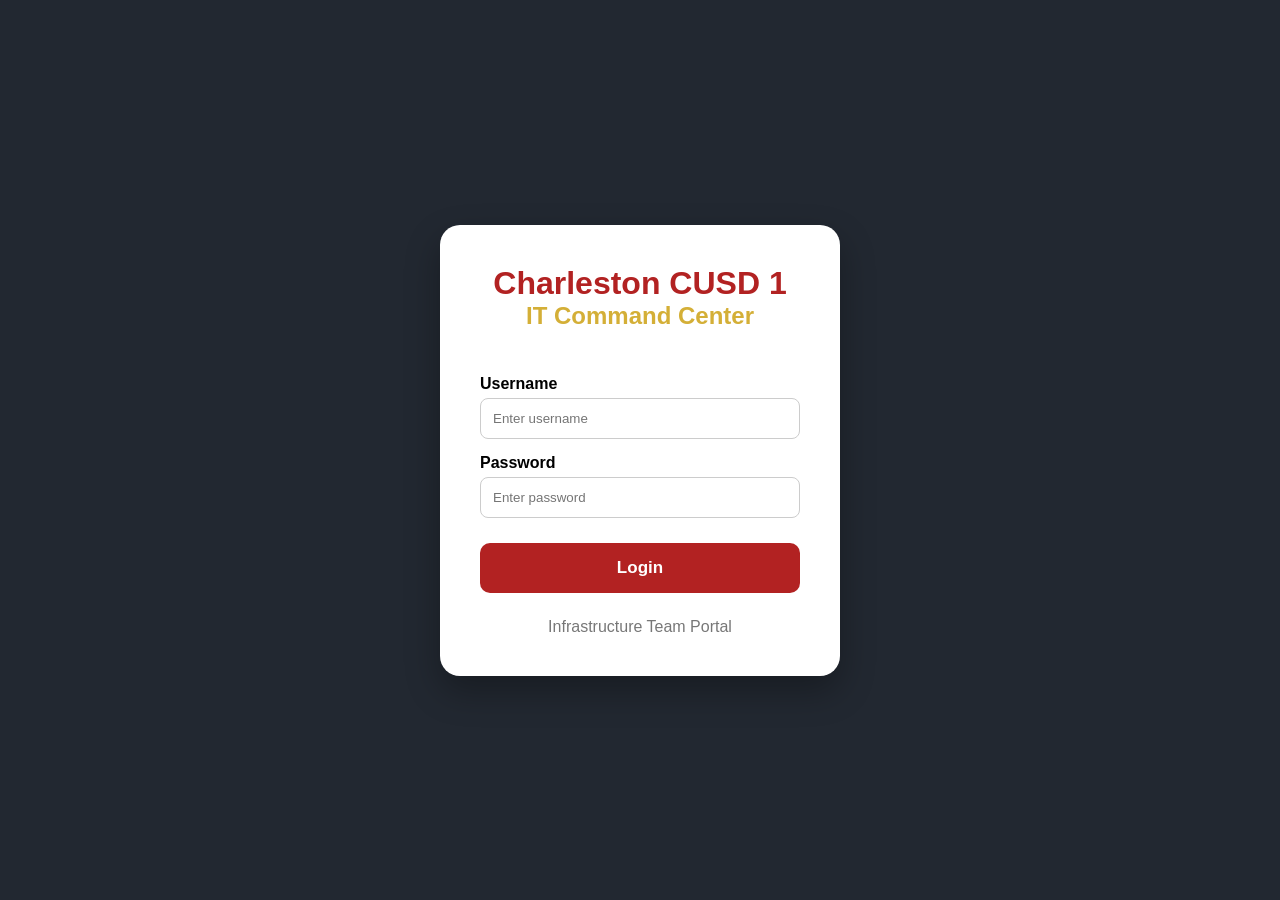
<file: index.html>
<!DOCTYPE html>
<html lang="en">

<head>

<meta charset="UTF-8">

<title>Login - Charleston CUSD 1 IT Command Center</title>

<link rel="stylesheet" href="style.css">

</head>


<body class="login-body">


<div class="login-box">


    <h1>Charleston CUSD 1</h1>

    <h2>IT Command Center</h2>


    <div class="login-form">


        <label>
            Username
        </label>

        <input type="text" placeholder="Enter username">



        <label>
            Password
        </label>

        <input type="password" placeholder="Enter password">



        <a href="dashboard.html">

            <button>
                Login
            </button>

        </a>


    </div>


    <p class="login-footer">
        Infrastructure Team Portal
    </p>


</div>


</body>

</html>
</file>
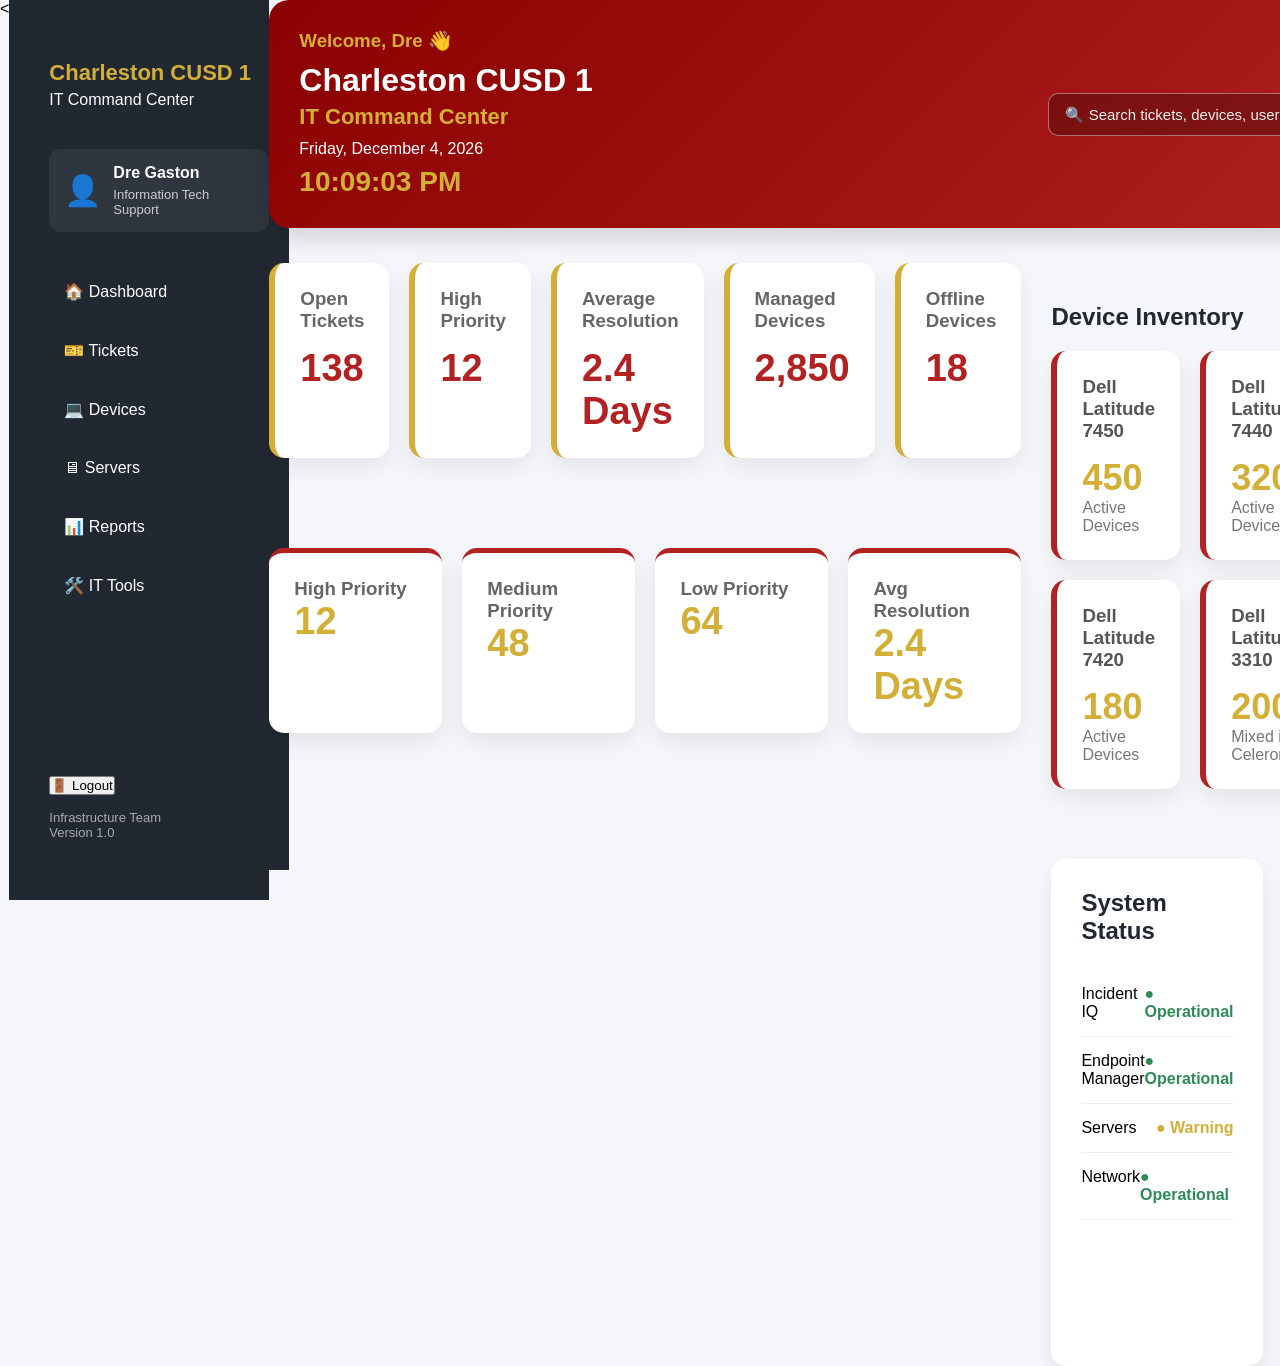
<file: dashboard.html>
<<!DOCTYPE html>
<html lang="en">

<head>
    <meta charset="UTF-8">
    <meta name="viewport" content="width=device-width, initial-scale=1.0">
    <title>Charleston CUSD 1 IT Command Center</title>

    <link rel="stylesheet" href="style.css">
</head>

<body>

<div class="sidebar">
<div class="sidebar">

    <div class="brand">

        <h2>Charleston CUSD 1</h2>

        <p>IT Command Center</p>

    </div>
<div class="user-profile">

    <div class="user-icon">
        👤
    </div>

    <div>
        <h3>Dre Gaston</h3>
        <p>Information Tech Support</p>
    </div>

</div>

    
<nav>

    <a href="dashboard.html">
        🏠 Dashboard
    </a>

    <a href="tickets.html">
        🎫 Tickets
    </a>

    <a href="devices.html">
        💻 Devices
    </a>

    <a href="servers.html">
        🖥 Servers
    </a>

    <a href="reports.html">
        📊 Reports
    </a>
  <a href="it-tools.html">
    🛠️ IT Tools
</a>

</a>

    </a>


</nav>
       

    


  <div class="sidebar-footer">

    <button class="logout-btn" onclick="logout()">

        🚪 Logout

    </button>


    <br><br>

    Infrastructure Team

    <br>

    Version 1.0

</div>


</div>
    
</div>

<div class="main">

<header class="top-header">

    <div class="header-left">

        <h3>Welcome, Dre 👋</h3>

        <h1>Charleston CUSD 1</h1>
        <h2>IT Command Center</h2>

        <p id="currentDate"></p>

        <h2 id="liveClock"></h2>

    </div>


    <div class="header-right">

        <input 
            type="text" 
            class="search-box" 
            placeholder="🔍 Search tickets, devices, users..."
        >


        <button class="notify-btn">

            🔔 3

        </button>


    </div>


</header>
        

    </header>

   <div class="dashboard-layout">

    <div class="left-column">


        <div class="cards">

            <div class="card">
                <h3>Open Tickets</h3>
                <h1>138</h1>
            </div>

            <div class="card">
                <h3>High Priority</h3>
                <h1>12</h1>
            </div>

            <div class="card">
                <h3>Average Resolution</h3>
                <h1>2.4 Days</h1>
            </div>

            <div class="card">
                <h3>Managed Devices</h3>
                <h1>2,850</h1>
            </div>

            <div class="card">
                <h3>Offline Devices</h3>
                <h1>18</h1>
            </div>

        </div>



        <section class="analytics">

            <h2></h2>

            <div class="analytics-grid">

                <div class="analytics-card">
                    <h3>High Priority</h3>
                    <h1>12</h1>
                </div>

                <div class="analytics-card">
                    <h3>Medium Priority</h3>
                    <h1>48</h1>
                </div>

                <div class="analytics-card">
                    <h3>Low Priority</h3>
                    <h1>64</h1>
                </div>

                <div class="analytics-card">
                    <h3>Avg Resolution</h3>
                    <h1>2.4 Days</h1>
                </div>

            </div>

        </section>


    </div>



    <div class="right-column">


        <section class="devices side-panel">

            <h2>Device Inventory</h2>

            <div class="device-grid">

                <div class="device-card">
                    <h3>Dell Latitude 7450</h3>
                    <h1>450</h1>
                    <p>Active Devices</p>
                </div>

                <div class="device-card">
                    <h3>Dell Latitude 7440</h3>
                    <h1>320</h1>
                    <p>Active Devices</p>
                </div>

                <div class="device-card">
                    <h3>Dell Latitude 7430</h3>
                    <h1>250</h1>
                    <p>Active Devices</p>
                </div>

                <div class="device-card">
                    <h3>Dell Latitude 7420</h3>
                    <h1>180</h1>
                    <p>Active Devices</p>
                </div>

                <div class="device-card">
                    <h3>Dell Latitude 3310</h3>
                    <h1>200</h1>
                    <p>Mixed i3 / Celeron</p>
                </div>

                <div class="device-card">
                    <h3>Dell Latitude 3140</h3>
                    <h1>60</h1>
                    <p>Active Devices</p>
                </div>

            </div>

        </section>



        <section class="operations">

            <div class="status-panel">

                <h2>System Status</h2>

                <div class="status-item">
                    <span>Incident IQ</span>
                    <strong class="online">● Operational</strong>
                </div>

                <div class="status-item">
                    <span>Endpoint Manager</span>
                    <strong class="online">● Operational</strong>
                </div>

                <div class="status-item">
                    <span>Servers</span>
                    <strong class="warning">● Warning</strong>
                </div>

                <div class="status-item">
                    <span>Network</span>
                    <strong class="online">● Operational</strong>
                </div>

            </div>


            <div class="activity-panel">

                <h2>Recent Activity</h2>

                <div class="activity">
                    <span>💻</span>
                    <p>
                    Dell Latitude Repair Completed - Library
                    <br>
                    <small>10 minutes ago</small>
                    </p>
                </div>

                <div class="activity">
                    <span>🔑</span>
                    <p>
                    Password reset completed
                    <br>
                    <small>25 minutes ago</small>
                    </p>
                </div>

                <div class="activity">
                    <span>🌐</span>
                    <p>
                    Network switch updated
                    <br>
                    <small>1 hour ago</small>
                    </p>
                </div>

            </div>

        </section>


    </div>

</div>


    </div>

</section>

    </div>


</section>

    </div>


</section>

</div>
 
        

</div>

<script>

function updateClock(){

    const now = new Date();


    document.getElementById("currentDate").innerHTML =

        now.toLocaleDateString("en-US", {

            weekday:"long",

            year:"numeric",

            month:"long",

            day:"numeric"

        });



    document.getElementById("liveClock").innerHTML =

        now.toLocaleTimeString("en-US", {

            hour:"numeric",

            minute:"2-digit",

            second:"2-digit"

        });

}


updateClock();


setInterval(updateClock,1000);


</script>

</body>
<!-- Your existing dashboard sections above -->


<section class="quick-actions">

<h2>Quick Actions</h2>

<div class="action-grid">

    <div class="action-card">
        <h3>🔑 Password Reset</h3>
        <p>Quick user account assistance</p>
        <button>Open</button>
    </div>


    <div class="action-card">
        <h3>💻 Deploy Software</h3>
        <p>Push applications to devices</p>
        <button>Open</button>
    </div>


    <div class="action-card">
        <h3>🎫 Create Ticket</h3>
        <p>Submit IT support request</p>
        <button>Open</button>
    </div>

<div class="action-card">
    <h3>🖥 Remote Support</h3>
    <p>Connect to user device</p>
    <button>Open</button>
</div>


</body>
</html>
</file>
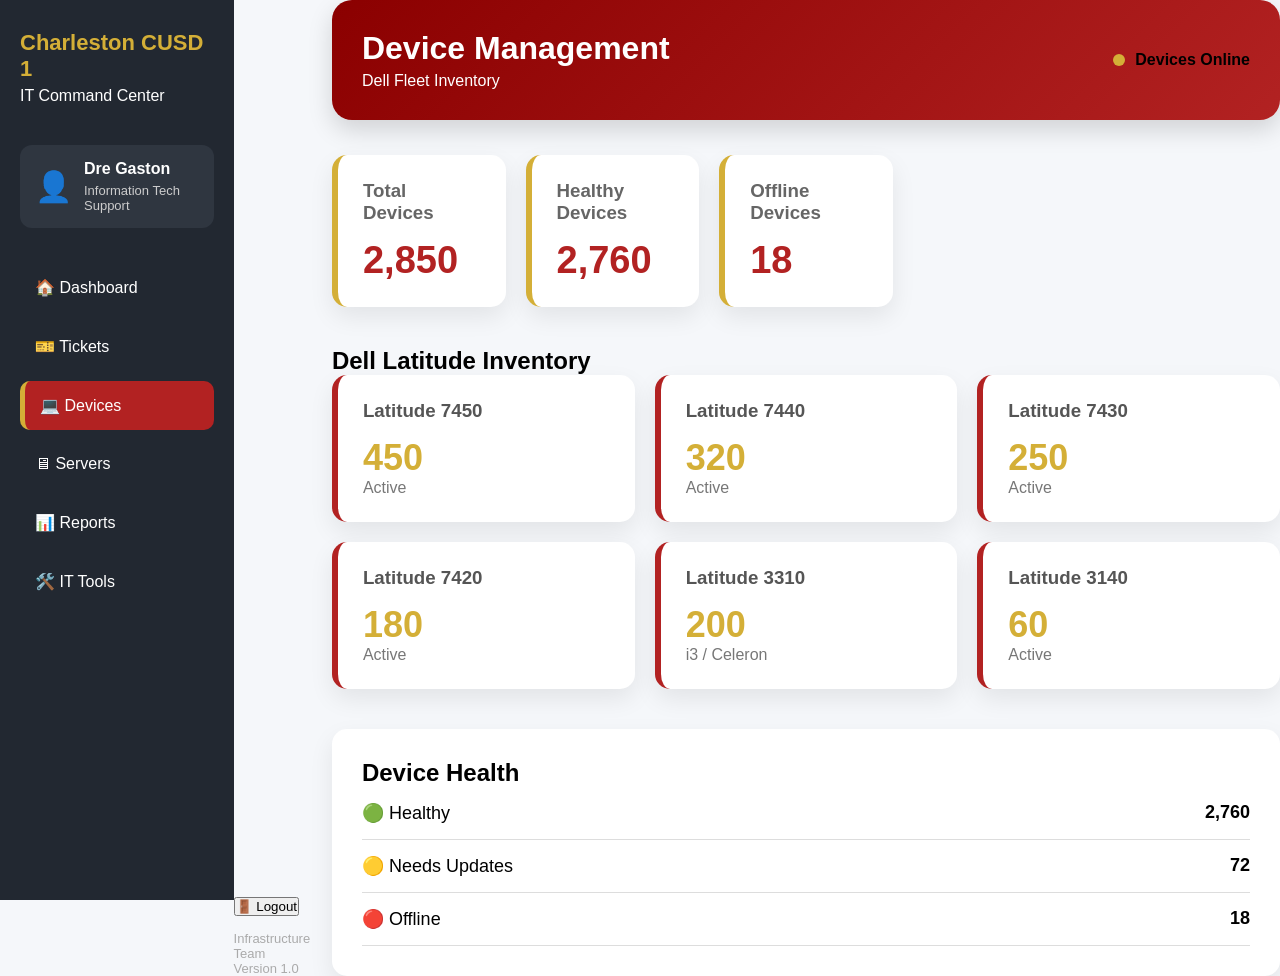
<file: devices.html>
<!DOCTYPE html>
<html lang="en">

<head>

<meta charset="UTF-8">

<title>Devices - Charleston CUSD 1 IT Command Center</title>

<link rel="stylesheet" href="style.css">

</head>


<body>


<div class="sidebar">

    <div class="brand">

        <h2>Charleston CUSD 1</h2>

        <p>IT Command Center</p>

    </div>
<div class="user-profile">

    <div class="user-icon">
        👤
    </div>

    <div>
        <h3>Dre Gaston</h3>
        <p>Information Tech Support</p>
    </div>

</div>

  <nav>

    <a href="dashboard.html">
        🏠 Dashboard
    </a>

    <a href="tickets.html">
        🎫 Tickets
    </a>

    <a class="active" href="devices.html">
        💻 Devices
    </a>

    <a href="servers.html">
        🖥 Servers
    </a>

    <a href="reports.html">
        📊 Reports
    </a>

      <a href="it-tools.html">
    🛠️ IT Tools
</a>

</nav>  

</div>
<div class="sidebar-footer">

    <button class="logout-btn" onclick="logout()">

        🚪 Logout

    </button>


    <br><br>

    Infrastructure Team

    <br>

    Version 1.0

</div>


<div class="main">


<header class="top-header">

<div>

<h1>Device Management</h1>

<p>Dell Fleet Inventory</p>

</div>


<div class="header-status">

<span class="status-dot"></span>

Devices Online

</div>


</header>




<div class="cards">


<div class="card">

<h3>Total Devices</h3>

<h1>2,850</h1>

</div>


<div class="card">

<h3>Healthy Devices</h3>

<h1>2,760</h1>

</div>


<div class="card">

<h3>Offline Devices</h3>

<h1>18</h1>

</div>


</div>





<section class="device-inventory">


<h2>Dell Latitude Inventory</h2>


<div class="device-grid">


<div class="device-card">

<h3>Latitude 7450</h3>

<h1>450</h1>

<p>Active</p>

</div>



<div class="device-card">

<h3>Latitude 7440</h3>

<h1>320</h1>

<p>Active</p>

</div>




<div class="device-card">

<h3>Latitude 7430</h3>

<h1>250</h1>

<p>Active</p>

</div>




<div class="device-card">

<h3>Latitude 7420</h3>

<h1>180</h1>

<p>Active</p>

</div>




<div class="device-card">

<h3>Latitude 3310</h3>

<h1>200</h1>

<p>i3 / Celeron</p>

</div>




<div class="device-card">

<h3>Latitude 3140</h3>

<h1>60</h1>

<p>Active</p>

</div>


</div>


</section>





<section class="health-panel">


<h2>Device Health</h2>


<div class="health-item">

<span>🟢 Healthy</span>

<strong>2,760</strong>

</div>


<div class="health-item">

<span>🟡 Needs Updates</span>

<strong>72</strong>

</div>


<div class="health-item">

<span>🔴 Offline</span>

<strong>18</strong>

</div>


</section>



</div>

<script>

function logout(){

    window.location.href="index.html";

}

</script>

</body>


</html>
</file>
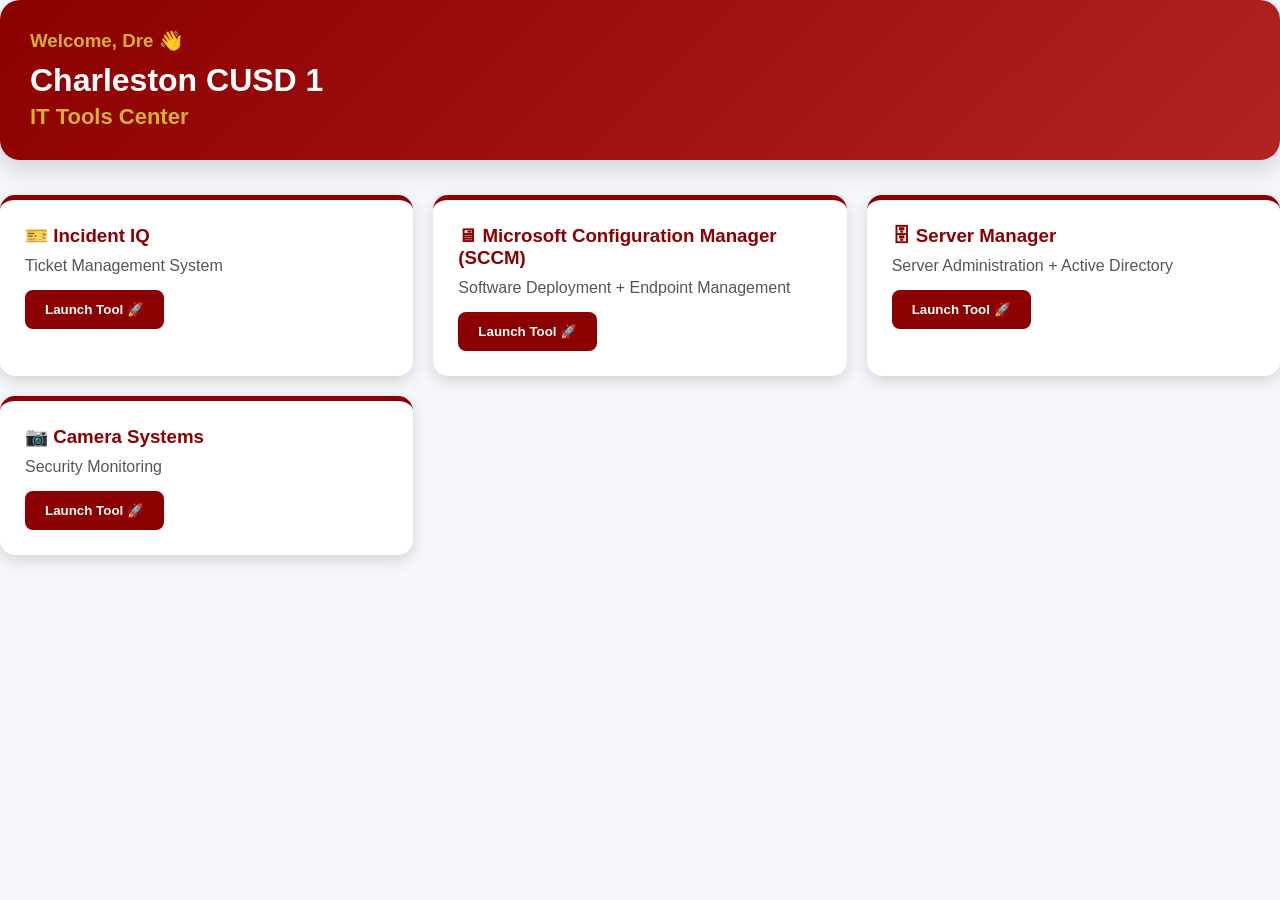
<file: it-tools.html>
<!DOCTYPE html>
<html>

<head>

    <title>IT Tools Center</title>

    <link rel="stylesheet" href="style.css">

</head>


<body>


<div class="main">


<header class="top-header">

    <div class="header-left">

        <h3>Welcome, Dre 👋</h3>

        <h1>Charleston CUSD 1</h1>

        <h2>IT Tools Center</h2>

    </div>


</header>



<section class="tools-section">



<div class="tools-grid">



<div class="tool-card">

    <h3>🎫 Incident IQ</h3>

    <p>Ticket Management System</p>

    <a href="YOUR_INCIDENT_IQ_URL" target="_blank">
        <button>Launch Tool 🚀</button>
    </a>

</div>



<div class="tool-card">

    <h3>🖥 Microsoft Configuration Manager (SCCM)</h3>

    <p>Software Deployment + Endpoint Management</p>

    <a href="YOUR_SCCM_URL" target="_blank">
    <button>Launch Tool 🚀</button>
</a>

</div>




<div class="tool-card">

    <h3>🗄 Server Manager</h3>

    <p>Server Administration + Active Directory</p>

 <a href="YOUR_SERVER_URL" target="_blank">
    <button>Launch Tool 🚀</button>
</a>

</div>



<div class="tool-card">

    <h3>📷 Camera Systems</h3>

    <p>Security Monitoring</p>

<a href="YOUR_CAMERA_URL" target="_blank">
    <button>Launch Tool 🚀</button>
</a>

</div>



</div>


</section>


</div>


</body>

</html>
</file>
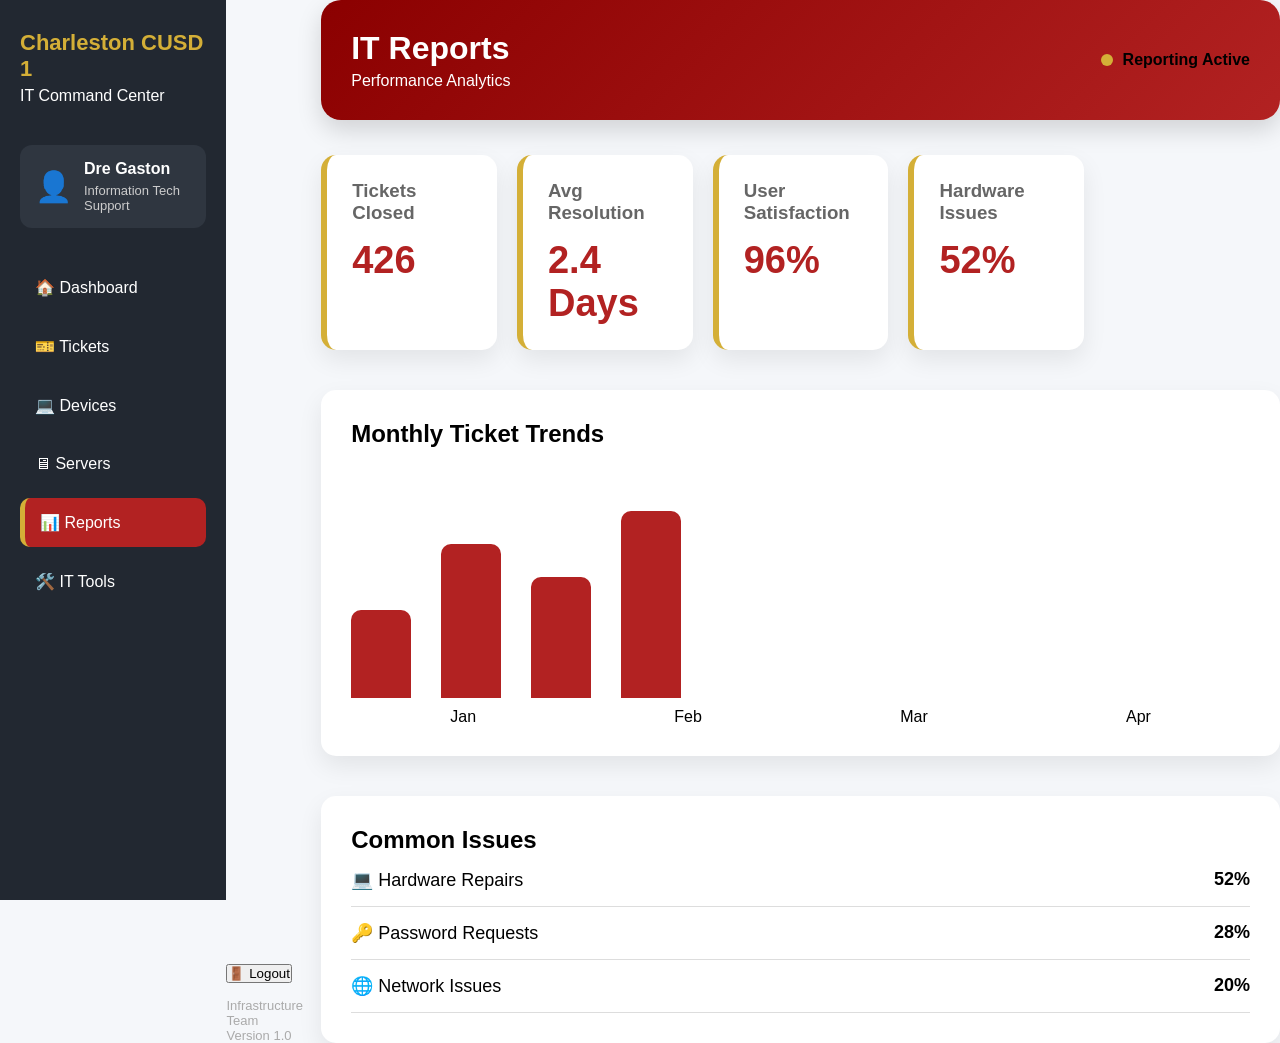
<file: reports.html>
<!DOCTYPE html>
<html lang="en">

<head>

<meta charset="UTF-8">

<title>Reports - Charleston CUSD 1 IT Command Center</title>

<link rel="stylesheet" href="style.css">

</head>


<body>


<div class="sidebar">

    <div class="brand">

        <h2>Charleston CUSD 1</h2>

        <p>IT Command Center</p>

    </div>
<div class="user-profile">

    <div class="user-icon">
        👤
    </div>

    <div>
        <h3>Dre Gaston</h3>
        <p>Information Tech Support</p>
    </div>

</div>

   <nav>

    <a href="dashboard.html">
        🏠 Dashboard
    </a>

    <a href="tickets.html">
        🎫 Tickets
    </a>

    <a href="devices.html">
        💻 Devices
    </a>

    <a href="servers.html">
        🖥 Servers
    </a>

    <a class="active" href="reports.html">
        📊 Reports
    </a>

      <a href="it-tools.html">
    🛠️ IT Tools
</a>

</nav>

</div>
<div class="sidebar-footer">

    <button class="logout-btn" onclick="logout()">

        🚪 Logout

    </button>


    <br><br>

    Infrastructure Team

    <br>

    Version 1.0

</div>



<div class="main">


<header class="top-header">

<div>

<h1>IT Reports</h1>

<p>Performance Analytics</p>

</div>


<div class="header-status">

<span class="status-dot"></span>

Reporting Active

</div>


</header>





<div class="cards">


<div class="card">

<h3>Tickets Closed</h3>

<h1>426</h1>

</div>



<div class="card">

<h3>Avg Resolution</h3>

<h1>2.4 Days</h1>

</div>



<div class="card">

<h3>User Satisfaction</h3>

<h1>96%</h1>

</div>



<div class="card">

<h3>Hardware Issues</h3>

<h1>52%</h1>

</div>


</div>





<section class="report-panel">


<h2>Monthly Ticket Trends</h2>


<div class="chart">


<div style="height:40%"></div>

<div style="height:70%"></div>

<div style="height:55%"></div>

<div style="height:85%"></div>


</div>



<div class="months">

<span>Jan</span>

<span>Feb</span>

<span>Mar</span>

<span>Apr</span>

</div>



</section>






<section class="report-panel">


<h2>Common Issues</h2>


<div class="health-item">

<span>💻 Hardware Repairs</span>

<strong>52%</strong>

</div>


<div class="health-item">

<span>🔑 Password Requests</span>

<strong>28%</strong>

</div>


<div class="health-item">

<span>🌐 Network Issues</span>

<strong>20%</strong>

</div>


</section>



</div>

<script>

function logout(){

    window.location.href="index.html";

}

</script>

</body>

</html>
</file>
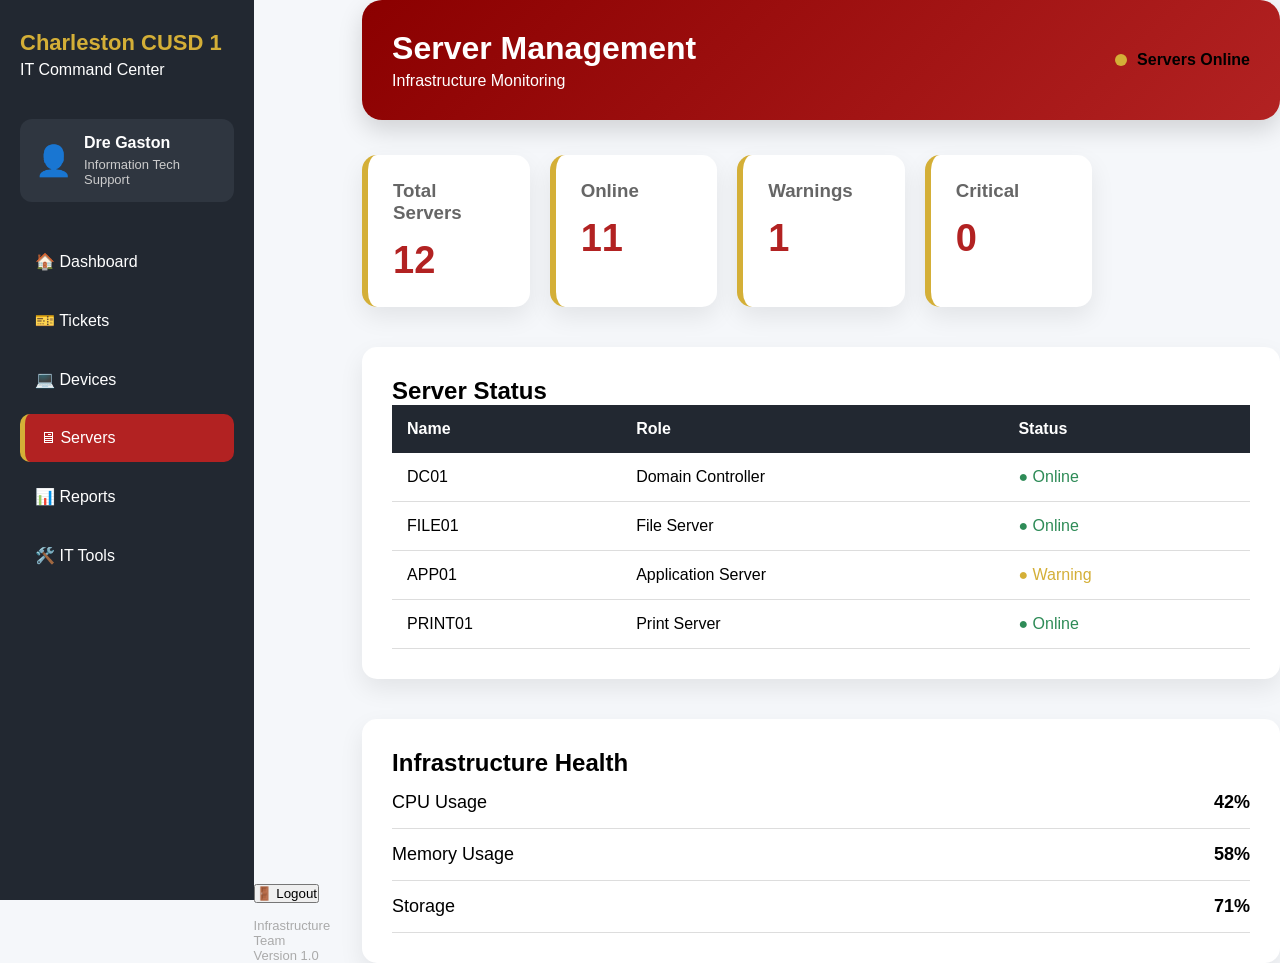
<file: servers.html>
<!DOCTYPE html>
<html lang="en">

<head>

<meta charset="UTF-8">

<title>Servers - Charleston CUSD 1 IT Command Center</title>

<link rel="stylesheet" href="style.css">

</head>


<body>


<div class="sidebar">

    <div class="brand">

        <h2>Charleston CUSD 1</h2>

        <p>IT Command Center</p>

    </div>
<div class="user-profile">

    <div class="user-icon">
        👤
    </div>

    <div>
        <h3>Dre Gaston</h3>
        <p>Information Tech Support</p>
    </div>

</div>

    <nav>

    <a href="dashboard.html">
        🏠 Dashboard
    </a>

    <a href="tickets.html">
        🎫 Tickets
    </a>

    <a href="devices.html">
        💻 Devices
    </a>

    <a class="active" href="servers.html">
        🖥 Servers
    </a>

    <a href="reports.html">
        📊 Reports
    </a>

    <a href="it-tools.html">
    🛠️ IT Tools
</a>

</nav>


</div>

<div class="sidebar-footer">

    <button class="logout-btn" onclick="logout()">

        🚪 Logout

    </button>


    <br><br>

    Infrastructure Team

    <br>

    Version 1.0

</div>


<div class="main">


<header class="top-header">

<div>

<h1>Server Management</h1>

<p>Infrastructure Monitoring</p>

</div>


<div class="header-status">

<span class="status-dot"></span>

Servers Online

</div>


</header>





<div class="cards">


<div class="card">

<h3>Total Servers</h3>

<h1>12</h1>

</div>



<div class="card">

<h3>Online</h3>

<h1>11</h1>

</div>



<div class="card">

<h3>Warnings</h3>

<h1>1</h1>

</div>



<div class="card">

<h3>Critical</h3>

<h1>0</h1>

</div>


</div>






<section class="server-table">


<h2>Server Status</h2>


<table>


<tr>

<th>Name</th>

<th>Role</th>

<th>Status</th>

</tr>



<tr>

<td>DC01</td>

<td>Domain Controller</td>

<td class="online">● Online</td>

</tr>



<tr>

<td>FILE01</td>

<td>File Server</td>

<td class="online">● Online</td>

</tr>



<tr>

<td>APP01</td>

<td>Application Server</td>

<td class="warning">● Warning</td>

</tr>



<tr>

<td>PRINT01</td>

<td>Print Server</td>

<td class="online">● Online</td>

</tr>



</table>


</section>





<section class="server-health">


<h2>Infrastructure Health</h2>


<div class="health-item">

<span>CPU Usage</span>

<strong>42%</strong>

</div>



<div class="health-item">

<span>Memory Usage</span>

<strong>58%</strong>

</div>



<div class="health-item">

<span>Storage</span>

<strong>71%</strong>

</div>


</section>



</div>

<script>

function logout(){

    window.location.href="index.html";

}

</script>

</body>

</html>
</file>
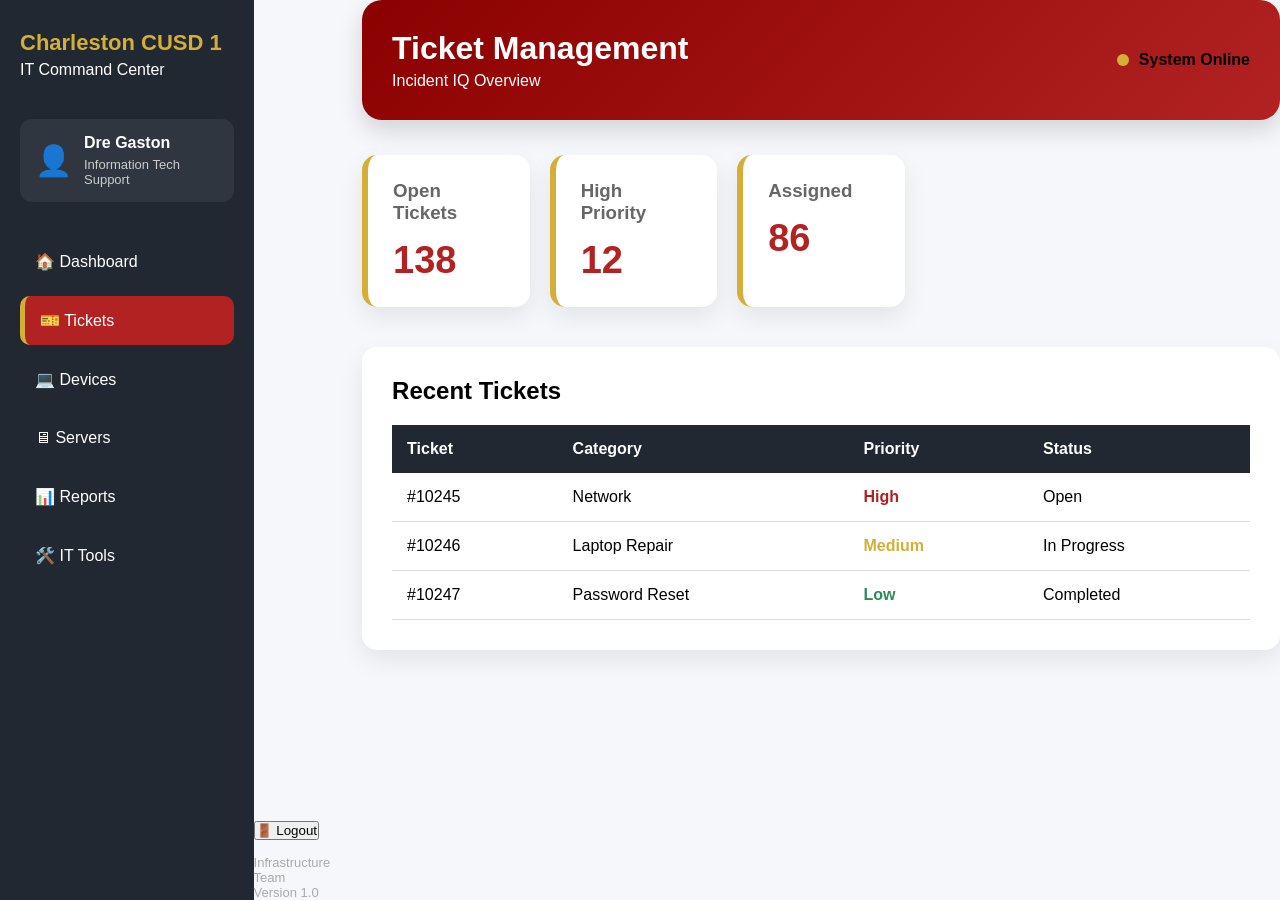
<file: tickets.html>
<!DOCTYPE html>
<html lang="en">

<head>

    <meta charset="UTF-8">

    <title>Tickets - Charleston CUSD 1 IT Command Center</title>

    <link rel="stylesheet" href="style.css">

</head>


<body>


<div class="sidebar">

    <div class="brand">

        <h2>Charleston CUSD 1</h2>

        <p>IT Command Center</p>

    </div>
<div class="user-profile">

    <div class="user-icon">
        👤
    </div>

    <div>
        <h3>Dre Gaston</h3>
        <p>Information Tech Support</p>
    </div>

</div>

    <nav>

        <a href="dashboard.html">
            🏠 Dashboard
        </a>

        <a class="active" href="tickets,html">
            🎫 Tickets
        </a>

        <a href="devices.html">
            💻 Devices
        </a>

        <a href="servers.html">
            🖥 Servers
        </a>

        <a href="reports.html">
            📊 Reports
        </a>
  <a href="it-tools.html">
    🛠️ IT Tools
</a>
     

    </nav>

</div>
<div class="sidebar-footer">

    <button class="logout-btn" onclick="logout()">

        🚪 Logout

    </button>


    <br><br>

    Infrastructure Team

    <br>

    Version 1.0

</div>


<div class="main">


<header class="top-header">

    <div>

        <h1>Ticket Management</h1>

        <p>Incident IQ Overview</p>

    </div>


    <div class="header-status">

        <span class="status-dot"></span>

        System Online

    </div>


</header>



<div class="cards">


    <div class="card">

        <h3>Open Tickets</h3>

        <h1>138</h1>

    </div>


    <div class="card">

        <h3>High Priority</h3>

        <h1>12</h1>

    </div>


    <div class="card">

        <h3>Assigned</h3>

        <h1>86</h1>

    </div>


</div>



<section class="ticket-table">


<h2>Recent Tickets</h2>


<table>


<tr>

<th>Ticket</th>

<th>Category</th>

<th>Priority</th>

<th>Status</th>

</tr>


<tr>

<td>#10245</td>

<td>Network</td>

<td class="high">High</td>

<td>Open</td>

</tr>


<tr>

<td>#10246</td>

<td>Laptop Repair</td>

<td class="medium">Medium</td>

<td>In Progress</td>

</tr>


<tr>

<td>#10247</td>

<td>Password Reset</td>

<td class="low">Low</td>

<td>Completed</td>

</tr>


</table>


</section>



</div>

<script>

function logout(){

    window.location.href="index.html";

}

</script>


</body>
</html>
</body>

</html>
</file>
<file: style.css>
*{
    margin:0;
    padding:0;
    box-sizing:border-box;
    font-family:Arial, Helvetica, sans-serif;
}

body{

    display:flex;

    background:#F5F7FA;

}

/* SIDEBAR */

.sidebar{

    width:260px;

    height:100vh;

    background:#222831;

    color:white;

    padding:30px;

}

.sidebar h2{

    color:#D4AF37;

    margin-bottom:5px;

}

.subtitle{

    color:#dddddd;

    margin-bottom:40px;

}

.sidebar ul{

    list-style:none;

}

.sidebar li{

    padding:16px;

    margin-bottom:10px;

    border-radius:10px;

    cursor:pointer;

    transition:.3s;

}

.sidebar li:hover{

    background:#B22222;

}

.active{

    background:#B22222;

}

.container {
    display: flex;
    flex-wrap: wrap;
}

header{

    margin-bottom:40px;

}

header h1{

    color:#222831;

}

header p{

    color:#666;

}

/* CARDS */

.cards{

    display:grid;

    grid-template-columns:repeat(5,1fr);

    gap:20px;

}

.card{

    background:white;

    border-left:6px solid #D4AF37;

    border-radius:15px;

    padding:25px;

    box-shadow:0 10px 25px rgba(0,0,0,.08);

}

.card h3{

    color:#666;

    margin-bottom:15px;

}

.card h1{

    color:#B22222;

    font-size:38px;

}/* TOP HEADER */

.top-header{

    display:flex;

    justify-content:space-between;

    align-items:center;

    margin-bottom:35px;

    background:linear-gradient(135deg,#8B0000,#B22222);

    padding:30px;

    border-radius:20px;

    box-shadow:0 10px 25px rgba(0,0,0,.15);

}


.top-header h1 {

    color:white;

    margin-bottom:5px;

}


.top-header p {

    color:white;

}


.header-status {

    display:flex;

    align-items:center;

    gap:10px;

    font-weight:bold;

}


.status-dot {

    width:12px;

    height:12px;

    background:#D4AF37;

    border-radius:50%;

}/* INCIDENT IQ ANALYTICS */


.analytics {

    margin-top:40px;

}


.analytics h2 {

    color:#222831;

    margin-bottom:20px;

}


.analytics-grid {

    display:grid;

    grid-template-columns:repeat(4,1fr);

    gap:20px;

}


.analytics-card {

    background:white;

    padding:25px;

    border-radius:15px;

    border-top:5px solid #B22222;

    box-shadow:0 10px 25px rgba(0,0,0,.08);

}


.analytics-card h3 {

    color:#666;

}


.analytics-card h1 {

    color:#D4AF37;

    font-size:38px;

}


/* CATEGORY BARS */


.ticket-types {

    background:white;

    margin-top:30px;

    padding:30px;

    border-radius:15px;

    box-shadow:0 10px 25px rgba(0,0,0,.08);

}


.bar {

    display:flex;

    align-items:center;

    gap:15px;

    margin:20px 0;

}


.bar span {

    width:100px;

    font-weight:bold;

}


.progress {

    flex:1;

    height:15px;

    background:#eeeeee;

    border-radius:20px;

}


.hardware {

    width:70%;

    height:100%;

    background:#B22222;

    border-radius:20px;

}


.software {

    width:50%;

    height:100%;

    background:#D4AF37;

    border-radius:20px;

}


.network {

    width:35%;

    height:100%;

    background:#222831;

    border-radius:20px;

}/* OPERATIONS SECTION */


.operations {

    display:grid;

    grid-template-columns:1fr 1fr;

    gap:30px;

    margin-top:40px;

}



.status-panel,
.activity-panel {

    background:white;

    padding:30px;

    border-radius:15px;

    box-shadow:0 10px 25px rgba(0,0,0,.08);

}



.status-panel h2,
.activity-panel h2 {

    margin-bottom:25px;

    color:#222831;

}



.status-item {

    display:flex;

    justify-content:space-between;

    padding:15px 0;

    border-bottom:1px solid #eeeeee;

}



.online {

    color:#2e8b57;

}



.warning {

    color:#D4AF37;

}



.activity {

    display:flex;

    gap:15px;

    padding:15px 0;

    border-bottom:1px solid #eeeeee;

}



.activity span {

    font-size:25px;

}



.activity p {

    margin:0;

    color:#333;

}



.activity small {

    color:#777;

}/* DEVICE INVENTORY */


.devices {

    margin-top:40px;

}


.devices h2 {

    margin-bottom:20px;

    color:#222831;

}


.device-grid {

    display:grid;

    grid-template-columns:repeat(2,1fr);

    gap:15px;

}


.device-card {

    background:white;

    padding:25px;

    border-radius:15px;

    border-left:6px solid #B22222;

    box-shadow:0 10px 25px rgba(0,0,0,.08);

}


.device-card h3 {

    color:#555;

    margin-bottom:15px;

}


.device-card h1 {

    color:#D4AF37;

    font-size:36px;

}


.device-card p {

    color:#777;

}.dashboard-layout {

    display:grid;

    grid-template-columns: 1fr 1fr;

    gap:30px;

}


.left-column,
.right-column {

    display:flex;

    flex-direction:column;

    gap:30px;

}/* SIDEBAR UPGRADE */


.sidebar {

    width:260px;

    height:100vh;

    background:#222831;

    padding:30px 20px;

    display:flex;

    flex-direction:column;

}


.brand h2 {

    color:#D4AF37;

    font-size:22px;

}


.brand p {

    color:white;

    margin-top:5px;

    margin-bottom:40px;

}


nav {

    display:flex;

    flex-direction:column;

    gap:10px;

}


nav a {

    color:white;

    text-decoration:none;

    padding:15px;

    border-radius:10px;

    cursor:pointer;

    transition:.3s;

}


nav a:hover {

    background:#B22222;

}


nav .active {

    background:#B22222;

    border-left:5px solid #D4AF37;

}


.sidebar-footer {

    margin-top:auto;

    color:#aaa;

    font-size:13px;

}/* TICKET PAGE */


.ticket-table {

    margin-top:40px;

    background:white;

    padding:30px;

    border-radius:15px;

    box-shadow:0 10px 25px rgba(0,0,0,.08);

}


.ticket-table h2 {

    margin-bottom:20px;

}



table {

    width:100%;

    border-collapse:collapse;

}


th {

    text-align:left;

    padding:15px;

    background:#222831;

    color:white;

}


td {

    padding:15px;

    border-bottom:1px solid #ddd;

}


.high {

    color:#B22222;

    font-weight:bold;

}


.medium {

    color:#D4AF37;

    font-weight:bold;

}


.low {

    color:#2e8b57;

    font-weight:bold;

}/* DEVICE PAGE */


.device-inventory {

    margin-top:40px;

}


.device-grid {

    display:grid;

    grid-template-columns:repeat(3,1fr);

    gap:20px;

}



.health-panel {

    margin-top:40px;

    background:white;

    padding:30px;

    border-radius:15px;

    box-shadow:0 10px 25px rgba(0,0,0,.08);

}



.health-item {

    display:flex;

    justify-content:space-between;

    padding:15px 0;

    border-bottom:1px solid #ddd;

    font-size:18px;

}/* SERVER PAGE */


.server-table {

    margin-top:40px;

    background:white;

    padding:30px;

    border-radius:15px;

    box-shadow:0 10px 25px rgba(0,0,0,.08);

}



.server-health {

    margin-top:40px;

    background:white;

    padding:30px;

    border-radius:15px;

    box-shadow:0 10px 25px rgba(0,0,0,.08);

}/* REPORTS PAGE */


.report-panel {

    margin-top:40px;

    background:white;

    padding:30px;

    border-radius:15px;

    box-shadow:0 10px 25px rgba(0,0,0,.08);

}



.chart {

    height:220px;

    display:flex;

    align-items:end;

    gap:30px;

    margin-top:30px;

}



.chart div {

    width:60px;

    background:#B22222;

    border-radius:10px 10px 0 0;

}



.months {

    display:flex;

    justify-content:space-around;

    margin-top:10px;

}/* LOGIN PAGE */


.login-body {

    height:100vh;

    display:flex;

    justify-content:center;

    align-items:center;

    background:#222831;

}



.login-box {

    background:white;

    width:400px;

    padding:40px;

    border-radius:20px;

    text-align:center;

    box-shadow:0 15px 35px rgba(0,0,0,.3);

}



.login-box h1 {

    color:#B22222;

}



.login-box h2 {

    color:#D4AF37;

    margin-bottom:30px;

}



.login-form {

    display:flex;

    flex-direction:column;

    text-align:left;

}



.login-form label {

    margin-top:15px;

    font-weight:bold;

}



.login-form input {

    padding:12px;

    margin-top:5px;

    border-radius:8px;

    border:1px solid #ccc;

}



.login-form button {

    width:100%;

    margin-top:25px;

    padding:15px;

    background:#B22222;

    color:white;

    border:none;

    border-radius:10px;

    font-size:17px;

    font-weight:bold;

    cursor:pointer;

    transition:.3s;

}


.login-form button:hover {

    background:#D4AF37;

    color:#222831;

}






.login-footer {

    margin-top:25px;

    color:#777;

}/* USER PROFILE */

.user-profile {

    display:flex;

    align-items:center;

    gap:12px;

    margin-bottom:35px;

    padding:15px;

    background:#2f3640;

    border-radius:12px;

}


.user-icon {

    font-size:30px;

}


.user-profile h3 {

    color:white;

    margin:0;

    font-size:16px;

}


.user-profile p {

    color:#ccc;

    margin:5px 0 0;

    font-size:13px;

}/* COMMAND CENTER HEADER */


.top-header{

    display:flex;

    justify-content:space-between;

    align-items:center;

    margin-bottom:35px;

}



.header-left h3{

    margin-bottom:10px;

    color:#D4AF37;

}



.header-left h1{

    margin:0;
    color:white;

}



#currentDate{

    margin-top:10px;

    font-size:16px;

}



#liveClock{

    color:#D4AF37;

    font-size:28px;

    margin-top:8px;

}



.header-right{

    display:flex;

    align-items:center;

    gap:15px;

}



.search-box{

    width:320px;

    padding:12px 16px;

    border-radius:10px;

    border:1px solid rgba(255,255,255,0.4);

    background:rgba(0,0,0,0.25);

    color:white;

    font-size:15px;

}


.search-box::placeholder{

    color:#f1f1f1;

}


.search-box:focus{

    outline:none;

    border-color:#D4AF37;

    box-shadow:0 0 10px rgba(212,175,55,.6);

}



.notify-btn{

    background:#B22222;

    color:white;

    border:none;

    padding:12px 18px;

    border-radius:10px;

    cursor:pointer;

    font-weight:bold;

}


.notify-btn:hover{

    background:#D4AF37;

    color:#222831;

}.header-left h2{

    color:#D4AF37;

    margin-top:5px;

    font-size:22px;

    font-weight:600;

}/* IT TOOLS CENTER */


.tools-section{

    margin-top:30px;

}



.tools-grid{

    display:grid;

    grid-template-columns:repeat(3,1fr);

    gap:20px;

}



.tool-card{

    background:white;

    padding:25px;

    border-radius:15px;

    box-shadow:0 5px 15px rgba(0,0,0,.1);

    transition:.3s;

}



.tool-card:hover{

    transform:translateY(-5px);

}



.tool-card h3{

    color:#8B0000;

}



.tool-card button{

    margin-top:15px;

    background:#D4AF37;

    border:none;

    padding:10px 20px;

    border-radius:8px;

    font-weight:bold;

    cursor:pointer;

}.tool-card{

    background:#ffffff;

    padding:25px;

    border-radius:15px;

    box-shadow:0 5px 15px rgba(0,0,0,.15);

    border-top:5px solid #8B0000;

    transition:.3s;

}


.tool-card:hover{

    transform:translateY(-8px);

    box-shadow:0 10px 25px rgba(139,0,0,.3);

}


.tool-card h3{

    color:#8B0000;

    margin-bottom:10px;

}


.tool-card p{

    color:#555;

}/* IT TOOLS BANNER */


.page-banner{

    display:flex;

    align-items:center;

    gap:20px;

    background:linear-gradient(135deg,#8B0000,#B22222);

    color:white;

    padding:25px;

    border-radius:20px;

    margin-bottom:30px;

}


.banner-icon{

    font-size:50px;

}


.page-banner h1{

    margin:0;

    color:white;

}


.page-banner p{

    margin-top:8px;

    color:#f1f1f1;

}.quick-actions{
    margin-top:30px;
}

.action-grid{
    display:grid;
    grid-template-columns:repeat(4,1fr);
    gap:20px;
}

.action-card{
    background:white;
    padding:20px;
    border-radius:15px;
    border-top:5px solid #8B0000;
    box-shadow:0 5px 15px rgba(0,0,0,.15);
}

.action-card h3{
    color:#8B0000;
}

.action-card button{
    background:#D4AF37;
    border:none;
    padding:10px 18px;
    border-radius:8px;
    cursor:pointer;
    font-weight:bold;
}.tool-card button{

    background:#8B0000;

    color:white;

    border:none;

    padding:12px 20px;

    border-radius:8px;

    font-weight:bold;

    cursor:pointer;

    margin-top:15px;

}


.tool-card button:hover{

    background:#D4AF37;

    color:black;
}footer {
    width: 100%;
    text-align: center;
    padding: 20px;
    margin-top: 40px;
    color: white;
    background: #8B0000;
    box-sizing: border-box;
    clear: both;
}footer {
    width: 100%;
    display: block;
    clear: both;
    text-align: center;
    padding: 20px;
    margin-top: 40px;
    background: #8B0000;
    color: white;
    box-sizing: border-box;
}footer {
    flex-basis: 100%;
    width: 100%;
    text-align: center;
    padding: 20px;
    margin-top: 40px;
    background:#8B0000;
    color:white;
}
</file>
